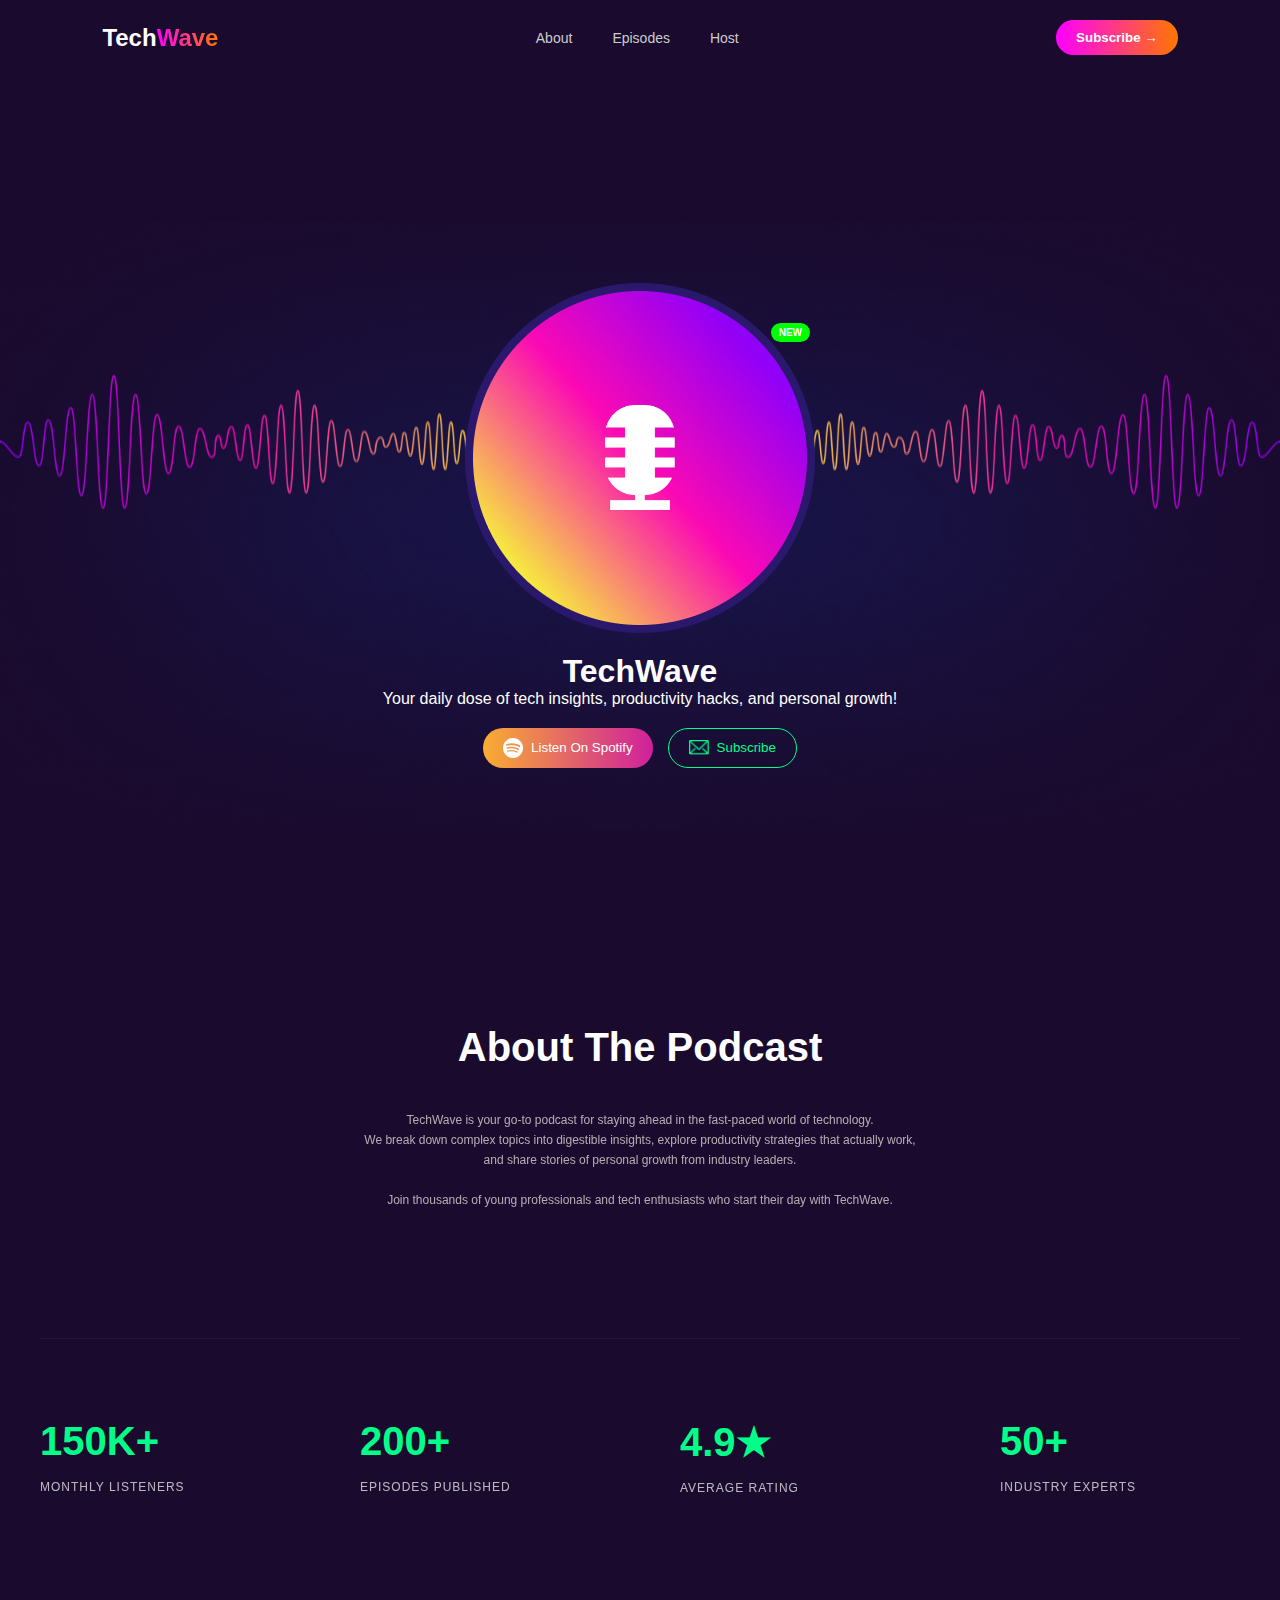
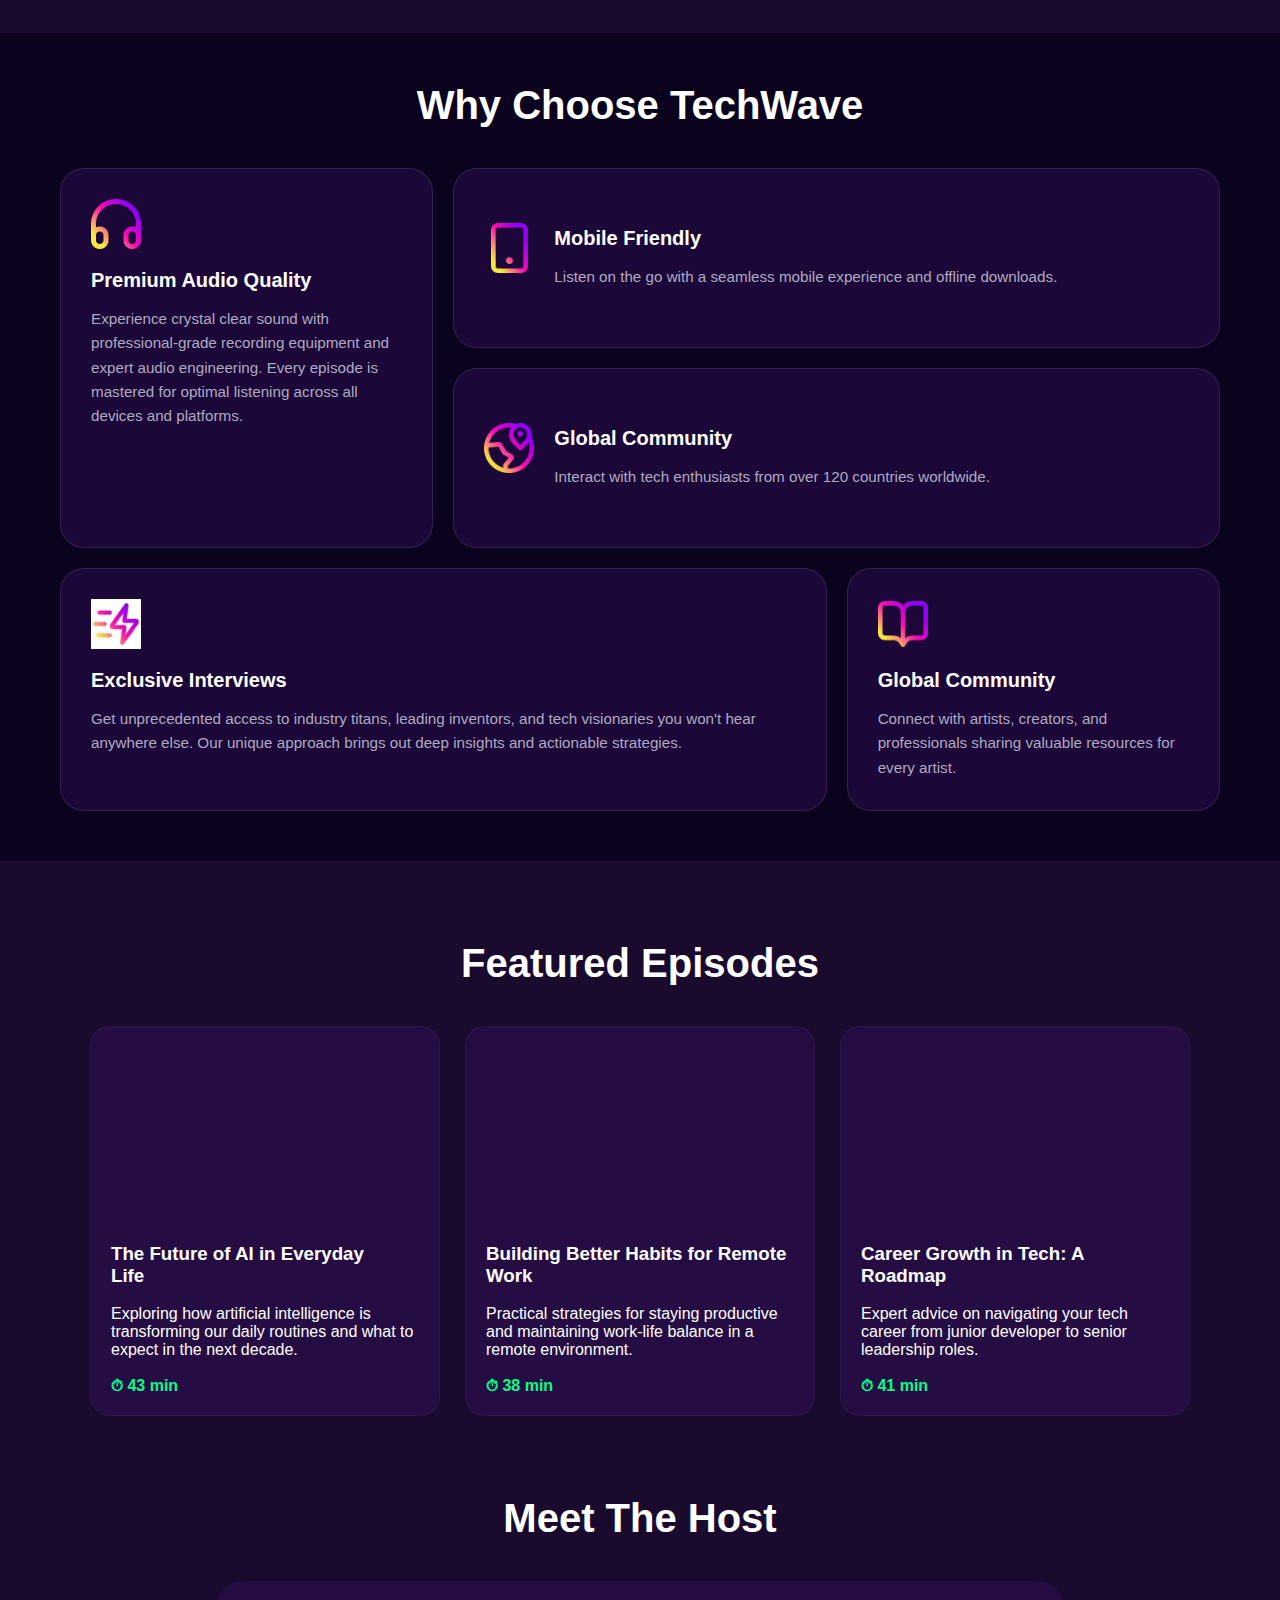
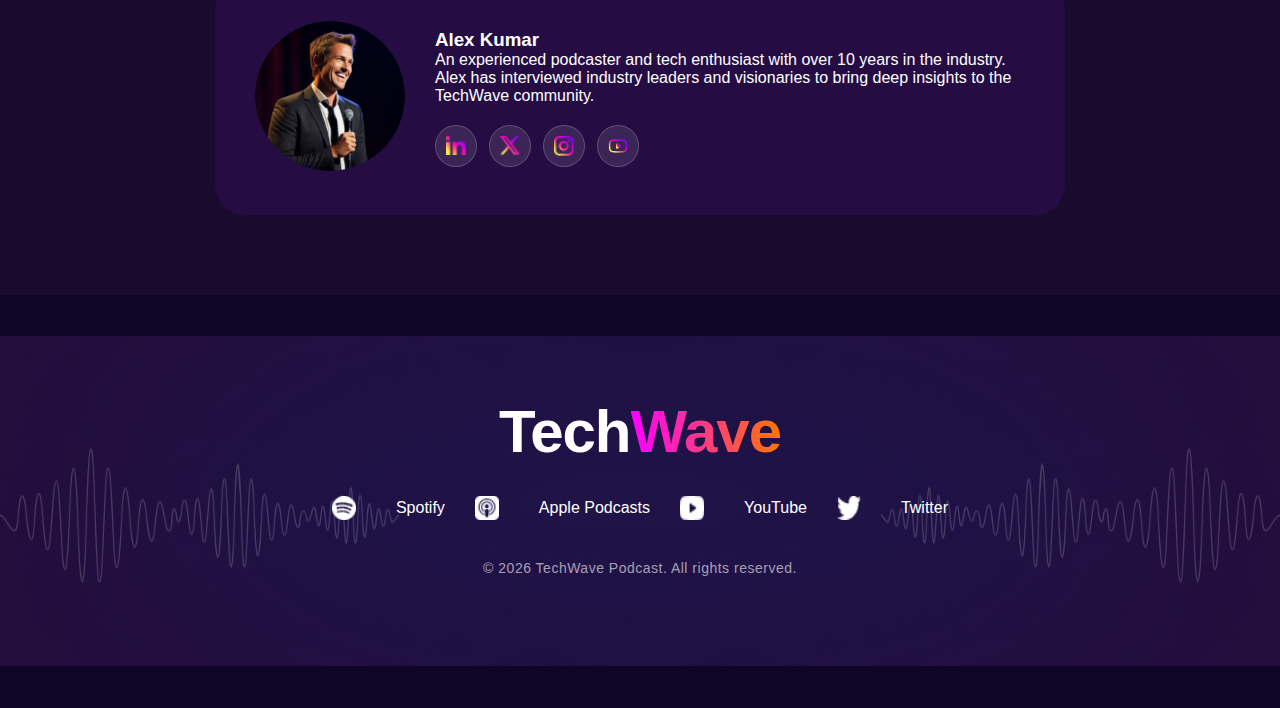
<file: index.html>
<!DOCTYPE html>
<html lang="en">
<head>
    <meta charset="UTF-8">
    <meta name="viewport" content="width=device-width, initial-scale=1.0">
    <title>TechWave Podcast</title>
    <link rel="stylesheet" href="style.css/index style.css">
</head>
<body class="back">
  <header class="Background">

    <nav class="navbar">
        <div class="logo">Tech<span>Wave</span></div>
        <!-- sada dag mediate..  -->
        <div class="hamburger-menu">
                <span></span>
                <span></span>
                <span></span>
            </div>
            <!-- ...................... -->
        <ul class="nav-links">
            <li><a href="#">About</a></li>
            <li><a href="#">Episodes</a></li>
            <li><a href="#">Host</a></li>
        </ul>
        <button class="subscribe-btn">Subscribe →</button>
    </nav>

    <!-- hero section  -->
    <section class="hero-section">
    <img src="image/hero-bg.png" class="wave-bg" alt="Background">

    <div class="hero-container">
        <div class="main-circle">
            <img src="image/hero-circle.png" class="circle-bg" alt="Circle">
            <img src="image/microphone.png" class="microphone-img" alt="Microphone">
            <span class="new-badge">NEW</span>
        </div>

        <h1>TechWave</h1>
        <p>Your daily dose of tech insights, productivity hacks, and personal growth!</p>

        <div class="button-group">
            <button class="btn-spotify">
                <img src="image/spotify.png" alt="Spotify">
                Listen On Spotify
            </button>
            <button class="btn-subscribe">
                <img src="image/message.png" alt="Subscribe">
                Subscribe
            </button>
        </div>
    </div>
</section>
<!-- description................................  -->
 <section class="about-section">
  <div class="container">
    <h2 class="section-title">About The Podcast</h2>
    <p class="section-desc">
      TechWave is your go-to podcast for staying ahead in the fast-paced world of technology. <br> 
      We break down complex topics into digestible insights, explore productivity strategies that actually work,<br>
       and share stories of personal growth from industry leaders.<br><br>
      Join thousands of young professionals and tech enthusiasts who start their day with TechWave.
    </p>
    <div class="long-margin"></div>

    <div class="stats-container">
      <div class="stat-item">
        <span class="stat-number">150K+</span>
        <span class="stat-label">MONTHLY LISTENERS</span>
      </div>
      <div class="stat-item">
        <span class="stat-number">200+</span>
        <span class="stat-label">EPISODES PUBLISHED</span>
      </div>
      <div class="stat-item">
        <span class="stat-number">4.9★</span>
        <span class="stat-label">AVERAGE RATING</span>
      </div>
      <div class="stat-item">
        <span class="stat-number">50+</span>
        <span class="stat-label">INDUSTRY EXPERTS</span>
      </div>
    </div>
  </div>
</section>
</header>
<!-- card.....................................................  -->
<section class="techwave-section">
  <div class="conteinar">
    <h2 class="section-title">Why Choose TechWave</h2>
    <div class="bento-grid">
      <div class="card card-tall">
        <div class="icon-container">
          <img src="image/headphone.png" alt="icon"> 
        </div>
        <h3>Premium Audio Quality</h3>
        <p>Experience crystal clear sound with professional-grade recording equipment and expert audio engineering. Every episode is mastered for optimal listening across all devices and platforms.</p>
      </div>

      <div class="card card-wide">
        <div class="icon-container">
          <img src="image/device.png" alt="icon">
        </div>
        <div class="content">
          <h3>Mobile Friendly</h3>
          <p>Listen on the go with a seamless mobile experience and offline downloads.</p>
        </div>
      </div>

      <div class="card card-wide">
        <div class="icon-container">
          <img src="image/location.png" alt="icon">
        </div>
        <div class="content">
          <h3>Global Community</h3>
          <p>Interact with tech enthusiasts from over 120 countries worldwide.</p>
        </div>
      </div>

      <div class="card card-large">
        <div class="icon-container">
          <img src="image/flash.jpg" alt="icon">
        </div>
        <h3>Exclusive Interviews</h3>
        <p>Get unprecedented access to industry titans, leading inventors, and tech visionaries you won't hear anywhere else. Our unique approach brings out deep insights and actionable strategies.</p>
      </div>

      <div class="card card-small">
        <div class="icon-container">
          <img src="image/resource.png" alt="icon">
        </div>
        <h3>Global Community</h3>
        <p>Connect with artists, creators, and professionals sharing valuable resources for every artist.</p>
      </div>
    </div>
  </div>
</section>
<!-- vedio card.......................................  -->
 <section class="episodes-section">
  <div class="container-vedio">
    <h2 class="section-title">Featured Episodes</h2>
    
    <div class="episodes-grid">
      <div class="episode-card">
        <div class="video-container">
          <iframe src="https://www.youtube.com/embed/nGC6EN_XK5Y" title="Gojol 1" frameborder="0" allowfullscreen></iframe>
        </div>
        <div class="episode-info">
          <h3>The Future of AI in Everyday <br> Life</h3>
          <br>
          <p>Exploring how artificial intelligence is transforming our daily routines and what to expect in the next decade.</p>
          <br>
          <span class="duration">⏱ 43 min</span>
        </div>
      </div>

      <div class="episode-card">
        <div class="video-container">
          <iframe src="https://www.youtube.com/embed/nGC6EN_XK5Y" title="Gojol 2" frameborder="0" allowfullscreen></iframe>
        </div>
        <div class="episode-info">
          <h3>Building Better Habits for Remote Work</h3>
          <br>
          <p>Practical strategies for staying productive and maintaining work-life balance in a remote environment.</p>
          <br>
          <span class="duration">⏱ 38 min</span>
        </div>
      </div>

      <div class="episode-card">
        <div class="video-container">
          <iframe src="https://www.youtube.com/embed/nGC6EN_XK5Y" title="Gojol 3" frameborder="0" allowfullscreen></iframe>
        </div>
        <div class="episode-info">
          <h3>Career Growth in Tech: A Roadmap</h3>
          <br>
          <p>Expert advice on navigating your tech career from junior developer to senior leadership roles.</p>
          <br>
          <span class="duration">⏱ 41 min</span>
        </div>
      </div>
    </div>

    <div class="host-section">

      <h2 class="section-title">Meet The Host</h2>
      <div class="host-card">
        <div class="host-image">
          <img src="image/host.png" alt="Alex">
        </div>
        <div class="host-details">
          <h3>Alex Kumar</h3>
          <p>An experienced podcaster and tech enthusiast with over 10 years in the industry. Alex has interviewed industry leaders and visionaries to bring deep insights to the TechWave community.</p>
          
          <div class="social-icons">
            <a href="#" class="icon-circle">
              <img src="image/linkedin.png" alt="LinkedIn"> </a>
            <a href="#" class="icon-circle">
              <img src="image/x.png" alt="X"> </a>
            <a href="#" class="icon-circle">
              <img src="image/instagram.png" alt="Instagram"> </a>
            <a href="#" class="icon-circle">
              <img src="image/youtube.png" alt="YouTube"> </a>
          </div>
        </div>
      </div>
    </div>
  </div>
</section>
<!-- footer..............................................  -->
<footer class="footer">
    <img src="image/footer-bg.png" alt="" class="footer-bg">

    <div class="footer-content">
        <h2 class="footer-logo">Tech<span>Wave</span></h2>

        <div class="sociale-links">
            <a href="https://open.spotify.com/"><img src="image/spotify.png" alt=""> Spotify</a>
            <a href="https://podcasts.apple.com/us/new"><img src="image/apple-podcast.png" alt=""> Apple Podcasts</a>
            <a href="https://www.youtube.com/"><img src="image/youtube-podcast.png" alt=""> YouTube</a>
            <a href="https://x.com/"><img src="image/twitter.png" alt=""> Twitter</a>
        </div>

        <p class="copyright">© 2026 TechWave Podcast. All rights reserved.</p>
    </div>
</footer>

</body>
</html>
</file>
<file: style.css/index style.css>
* {
    margin: 0;
    padding: 0;
    box-sizing: border-box;
    font-family: sans-serif;
}

body {
    color: white;
}
.Background{
    background-color: #1A0B2E;
}

.navbar {
    display: flex;
    justify-content: space-between;
    align-items: center;
    padding: 20px 8%;
    background: transparent;
}
/* media ar jonno .........  */
.hamburger-menu {
    display: none; 
}
/* ........ */

.logo {
    font-size: 24px;
    font-weight: bold;
}

.logo span {
    background: linear-gradient(to right, #ff00ff, #ff7700);
    -webkit-background-clip: text;
    -webkit-text-fill-color: transparent;
 
}


.nav-links {
    list-style: none;
    display: flex;
}

.nav-links li {
    margin: 0 20px;
}

.nav-links a {
    text-decoration: none;
    color: #ccc;
    font-size: 14px;
}

.subscribe-btn {
    background:  linear-gradient(90deg,#ff00ff,#ff7700);
    border: none;
    padding: 10px 20px;
    color: white;
    border-radius: 20px;
    cursor: pointer;
    font-weight: bold;
}
/* hero section css...................... */
/* hero................................ */
.hero-section {
    position: relative;
    width: 100%;
    height: 100vh;
    display: flex;
    justify-content: center;
    align-items: center;
    overflow: hidden;
}

.wave-bg {
    position: absolute;
    width: 100%;
    z-index: 1;
}

.hero-container {
    position: relative;
    z-index: 2; 
    text-align: center;
}

.main-circle {
    position: relative;
    width: 350px;
    height: 350px;
    margin: 0 auto 20px;
    display: flex;
    justify-content: center;
    align-items: center;
}

.circle-bg {
    position: absolute;
    width: 100%;
}

.microphone-img {
    position: relative;
    width: 70px; 
    z-index: 3;
}

.new-badge {
    position: absolute;
    margin-top: ; top: 40px;
    right: 5px;
    background-color: #00ff00;
    padding: 4px 8px;
    border-radius: 10px;
    font-size: 10px;
    font-weight: bold;
    z-index: 4;
}

/* Button  */
.button-group {
    display: flex;
    justify-content: center;
    gap: 15px;
    margin-top: 20px;
}

.btn-spotify {
    background: linear-gradient(to right, #f8ad32, #cf209c);
    border: none;
    color: white;
    display: flex;
    align-items: center;
    gap: 8px;
    padding: 10px 20px;
    border-radius: 25px;
}

.btn-subscribe {
    background: transparent;
    border: 1px solid #00FF88;
    color: #00ff88;
    display: flex;
    align-items: center;
    gap: 8px;
    padding: 10px 20px;
    border-radius: 25px;
}

.button-group img {
    width: 20px;
}
/* description ........................  */
.about-section {
  width: 100%;
  height: 100%;
  padding:50px 200px 120px 200px; 
  display: flex;
  flex-direction: column;
  align-items: center; 
  margin: 0 auto;
  margin-top: 0px;
}

.section-title {
  font-size: 48px;
  color: #ffffff;
  margin-bottom: 50px; 
  text-align: center;
}

.section-desc {
  width: 1200px; 
  height: 148px; 
  color: #dfd2d2;
  opacity: 0.8; 
  font-family: 'Inter', sans-serif;
  font-size: 12px; 
  line-height: 20px; 
  text-align: center; 
  margin-bottom: 80px;
}

.stats-container {
  width: 1200px; 
  display: flex;
  flex-direction: row; 
  justify-content: space-between;
  gap: 80px; 
}

.stat-item {
  width: 240px; 
  height: 94px; 
  display: flex;
  flex-direction: column;
  align-items: flex-start; 
  gap: 16px; 
}

.stat-number {
  color: #00ff88;
  font-size: 40px;
  font-weight: 700;
}

.stat-label {
  color: #ffffff;
  font-size: 12px;
  letter-spacing: 1px;
  opacity: 0.7;
}
.long-margin{
  width: 1200px; 
  height: 1px;
  background-color: rgba(255, 255, 255, 0.1);
  margin: 80px auto; 
  opacity: 0.5;
}
/* card....................................................  */
:root {
  --bg-color: #0b021d;
  --card-bg: rgba(255, 255, 255, 0.05);
  --text-main: #ffffff;
  --text-muted: #b0a8c0;
}

body {
  background-color: var(--bg-color);
  color: var(--text-main);
  font-family: 'Inter', sans-serif;
  margin: 0;
}

.conteinar {
  max-width: 1200px;
  margin: 0 auto;
  padding: 50px 20px;

}

.section-title {
  text-align: center;
  font-size: 2.5rem;
  margin-bottom: 40px;
}

.bento-grid {
  display: grid;
  grid-template-columns: repeat(3, 1fr);
  grid-auto-rows: minmax(180px, auto);
  gap: 20px;
}

.card {
  background: var(--card-bg);
  border: 1px solid rgba(255, 255, 255, 0.1);
  border-radius: 24px;
  padding: 30px;
  display: flex;
  flex-direction: column;
  background-color: rgba(53, 17, 101, 0.4);
}

.icon-container {
  width: 50px;
  height: 50px;
  margin-bottom: 20px;
}

.icon-container img {
  width: 100%;
  height: 100%;
  object-fit: contain;
}

.card h3 {
  margin: 0 0 15px 0;
  font-size: 1.25rem;
}

.card p {
  color: var(--text-muted);
  line-height: 1.6;
  font-size: 0.95rem;
  margin: 0;
}

.card-tall { 
  grid-row: span 2; 
}
.card-wide { 
  grid-column: span 2; 
  flex-direction: row;
  align-items: center; 
  gap: 20px; 
}
.card-large { 
  grid-column: span 2; 
}
 /* vedio card..........................................  */
 .episodes-section {
  background-color: rgba(26, 11, 46, 1);;
  color: #ffffff;
  padding: 80px 20px;
  font-family: 'Inter', sans-serif;
}

.container-vedio {
  max-width: 1100px;
  margin: 0 auto;
}

.section-title {
  text-align: center;
  font-size: 2.5rem;
  margin-bottom: 40px;
}
.episodes-grid {
  display: grid;
  grid-template-columns: repeat(auto-fit, minmax(300px, 1fr));
  gap: 25px;
  margin-bottom: 80px;
}

.episode-card {
  background-color: rgba(37, 13, 68, 1);
  border-radius: 20px;
  overflow: hidden;
  border: 1px solid rgba(221, 196, 196, 0.05);
}
.video-container {
  position: relative;
  padding-bottom: 56.25%;
  height: 0;
  overflow: hidden;
}

.video-container iframe {
  position: absolute;
  top: 0;
  left: 0;
  width: 100%;
  height: 100%;
}

.episode-info { 
  padding: 20px; 
}
.duration { 
  color: #00FF88; 
  font-weight: bold; 
}
.host-card {
  background-color: rgba(37, 13, 68, 1);
  border-radius: 30px;
  padding: 40px;
  display: flex;
  align-items: center;
  gap: 30px;
  max-width: 850px;
  margin: 0 auto;
}

.host-image img {
  width: 150px;
  height: 150px;
  border-radius: 50%;
  object-fit: cover;
}
.social-icons {
  display: flex;
  gap: 12px;
  margin-top: 20px;
}

.icon-circle {
  width: 42px;
  height: 42px;
  background-color: rgba(255, 255, 255, 0.1);
  border-radius: 50%;
  display: flex;
  align-items: center;
  justify-content: center;
  border: 1px solid rgba(255, 255, 255, 0.2);
  transition: 0.3s;
}

.icon-circle img {
  width: 20px;
  height: 20px;
  object-fit: contain;
}

.icon-circle:hover {
  background-color: rgba(255, 255, 255, 0.2);
  transform: translateY(-3px);
}
/* footer....................... */
.footer {
    position: relative;
    width: 100%;
    height: 413px;
    background-color: #0f0524;
    display: flex;
    justify-content: center;
    align-items: center;
    overflow: hidden;
    color: white;
    font-family: 'Inter', sans-serif; /
    padding: 80px 0;
}

.footer-bg {
    position: absolute;
    width: 100%;
    width: 100%;
    height: auto;
    pointer-events: none;
}

.footer-content {
    position: relative;
    z-index: 2;
    text-align: center;
    margin-top: -30px;
}

.footer-logo {
    font-size: 60px;
    font-weight: 800;
    margin-bottom: 30px;
    letter-spacing: -1px;
}

.footer-logo span {
    background: linear-gradient(90deg, #ff00ff, #ff7700);
    -webkit-background-clip: text;
    -webkit-text-fill-color: transparent;
}

.sociale-links {
    display: flex;
    justify-content: center;
    gap: 30px;
    margin-bottom: 40px;
}

.sociale-links a {
    text-decoration: none;
    color: white;
    font-size: 16px;
    font-weight: 500;
    display: flex;
    align-items: center;
    gap: 40px;
}

.sociale-links a:hover {
    opacity: 0.8;
}

.sociale-links img {
    width: 24px;
    height: 24px;
}

.copyright {
    font-size: 14px;
    color: rgba(255, 255, 255, 0.6);
    margin-top: 20px;
    letter-spacing: 0.5px;
}
/* style.css */
@media screen and (max-width: 576px) {
    .hero-section,
    .hero-container,
    .button-group,
    .about-section,
    .techwave-section,
    .episodes-section,
    .footer,
    .container,
    .section-desc,
    .stat-item,
    .sociale-links,
    .nav-links {
        display: flex;
        flex-direction: column;
        align-items: center;
        text-align: center;
        width: 100%;
        gap: 20px;
        padding: 20px 10px;
        box-sizing: border-box;
    }
    .navbar {
        display: flex;
        flex-direction: row; 
        justify-content: space-between;
        align-items: center;
        width: 100%;
        padding: 15px 20px;
        box-sizing: border-box;
    }
    .navbar {
        display: flex;
        flex-direction: row; 
        justify-content: space-between;
        align-items: center;
        width: 100%;
        padding: 15px 20px;
        box-sizing: border-box;
    }

    /* Icon ar box styling */
    .hamburger-menu {
        display: flex;
        flex-direction: column;
        justify-content: space-between;
        width: 30px;
        height: 20px;
        cursor: pointer;
    }

    /* Sada 3ti dag */
    .hamburger-menu span {
        display: block;
        height: 3px;
        width: 100%;
        background-color: #ffffff; 
        border-radius: 2px;
    }

    /* baki links gulo hide  */
    .nav-links, .subscribe-btn {
        display: none;
    }

    /* Links ebong Button hide */
    .nav-links, 
    .subscribe-btn {
        display: none;
    }

    /* Logo size thik kora */
    .logo {
        font-size: 24px;
        font-weight: bold;
    }
    .stats-container {
        display: grid;
        grid-template-columns: repeat(2, 1fr);
        gap: 25px 10px;
        width: 100%;
    }
    .back{
     
    }
    .bento-grid {
        display: flex;
        flex-direction: column;
        width: 100%;
        gap: 20px;
    }

    .card {
        display: flex;
        flex-direction: column;
        align-items: center; 
        background: #1a0836;
        padding: 25px;
        border-radius: 20px;
    }
    .episodes-grid {
        display: flex;
        flex-direction: column;
        width: 100%;
        gap: 30px;
    }

    .episode-card {
        background: #1a0836;
        border-radius: 20px;
        overflow: hidden;
        text-align: left; 
    }

    .episode-info {
        padding: 20px;
    }
    .host-card {
        display: flex;
        flex-direction: column;
        align-items: center;
        padding: 25px;
    }
    .sociale-links {
        display: grid;
        grid-template-columns: 1fr 1fr;
        gap: 15px;
        justify-items: center;
    }
    .new-badge{
      margin-top: 40PX;
      padding: 5px 10px;
    }
    .main-circle{
       width: 250px;
    height: 250px;
    }
}
</file>
